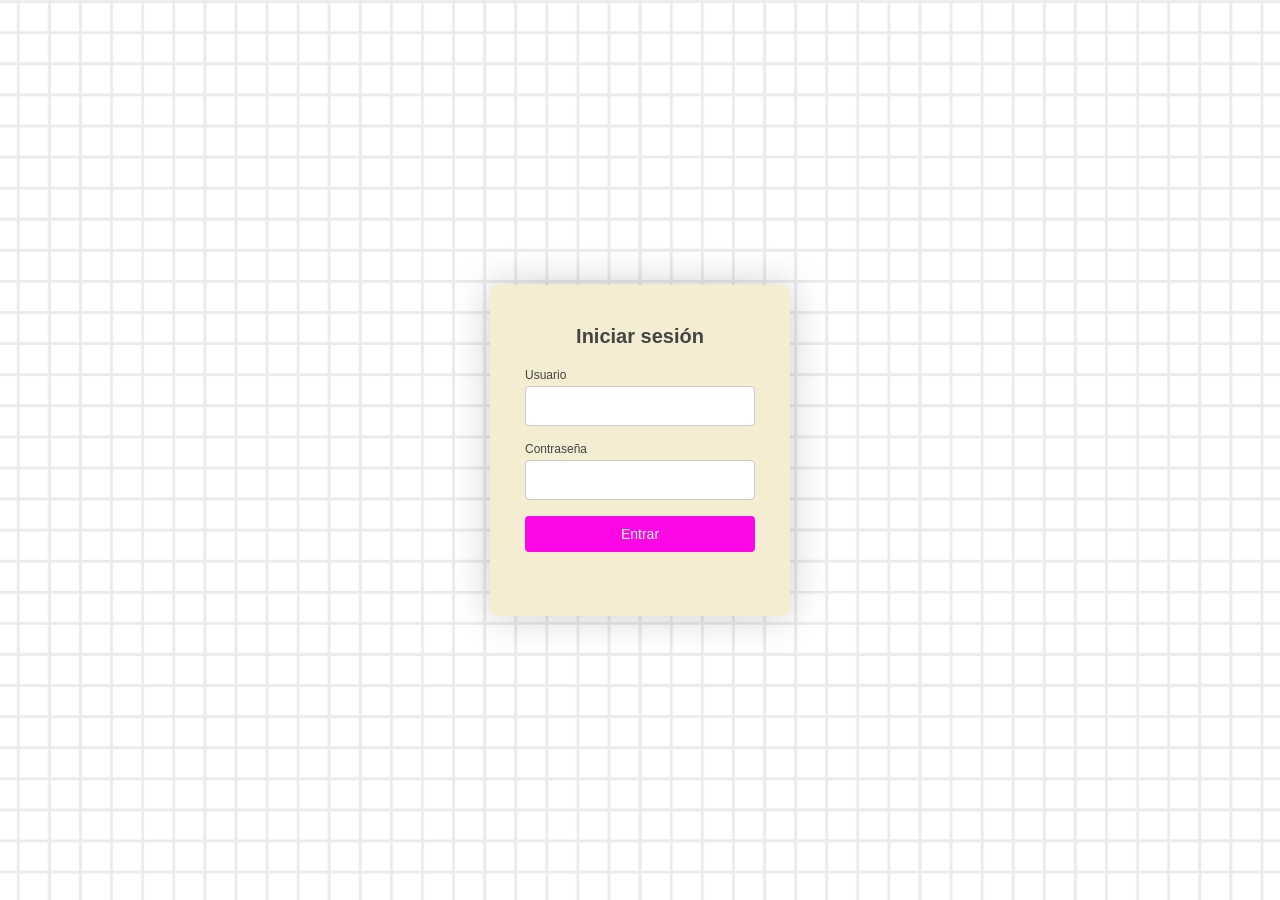
<file: index.html>
<!DOCTYPE html>
<html lang="es">
<head>
  <meta charset="UTF-8">
  <meta http-equiv="X-UA-Compatible" content="IE=edge">
  <meta name="viewport" content="width=device-width, initial-scale=1.0">
  <title>Iniciar sesión</title>
  <link rel="stylesheet" href="./login.css">
</head>
<body>
  <div class="login-container">
    <form class="login-box" id="loginForm">
      <h1>Iniciar sesión</h1>

      <label for="user">Usuario</label>
      <input type="text" id="user" autocomplete="off" required>

      <label for="pass">Contraseña</label>
      <input type="password" id="pass" required>

      <button type="submit">Entrar</button>

      <p class="error" id="error"></p>
    </form>
  </div>

  <div class="welcome-overlay" id="welcomeOverlay">
    <div class="welcome-heart"></div>
    <h2 class="welcome-text">Bienvenida, Juanita</h2>
    <p class="welcome-sub">Tienes algo esperándote...</p>
  </div>

  <script>
    const VALID_USER = "aa._.rei";
    const VALID_PASS = "26012005";

    const form = document.getElementById('loginForm');
    const errorMsg = document.getElementById('error');
    const overlay = document.getElementById('welcomeOverlay');

    form.addEventListener('submit', (e) => {
      e.preventDefault();
      const user = document.getElementById('user').value.trim();
      const pass = document.getElementById('pass').value.trim();

      if (user === VALID_USER && pass === VALID_PASS) {
        overlay.classList.add('show');
        setTimeout(() => {
          window.location.href = "carta.html";
        }, 2600);
      } else {
        errorMsg.textContent = "Usuario o contraseña incorrectos.";
        form.classList.add('shake');
        setTimeout(() => form.classList.remove('shake'), 400);
      }
    });

    // Efecto parallax: el fondo se mueve levemente según la posición del mouse
    window.addEventListener('mousemove', (e) => {
      const x = (e.clientX / window.innerWidth - 0.5) * 20;
      const y = (e.clientY / window.innerHeight - 0.5) * 20;
      document.body.style.backgroundPosition = `calc(50% + ${x}px) calc(50% + ${y}px)`;
    });
  </script>
</body>
</html>
</file>
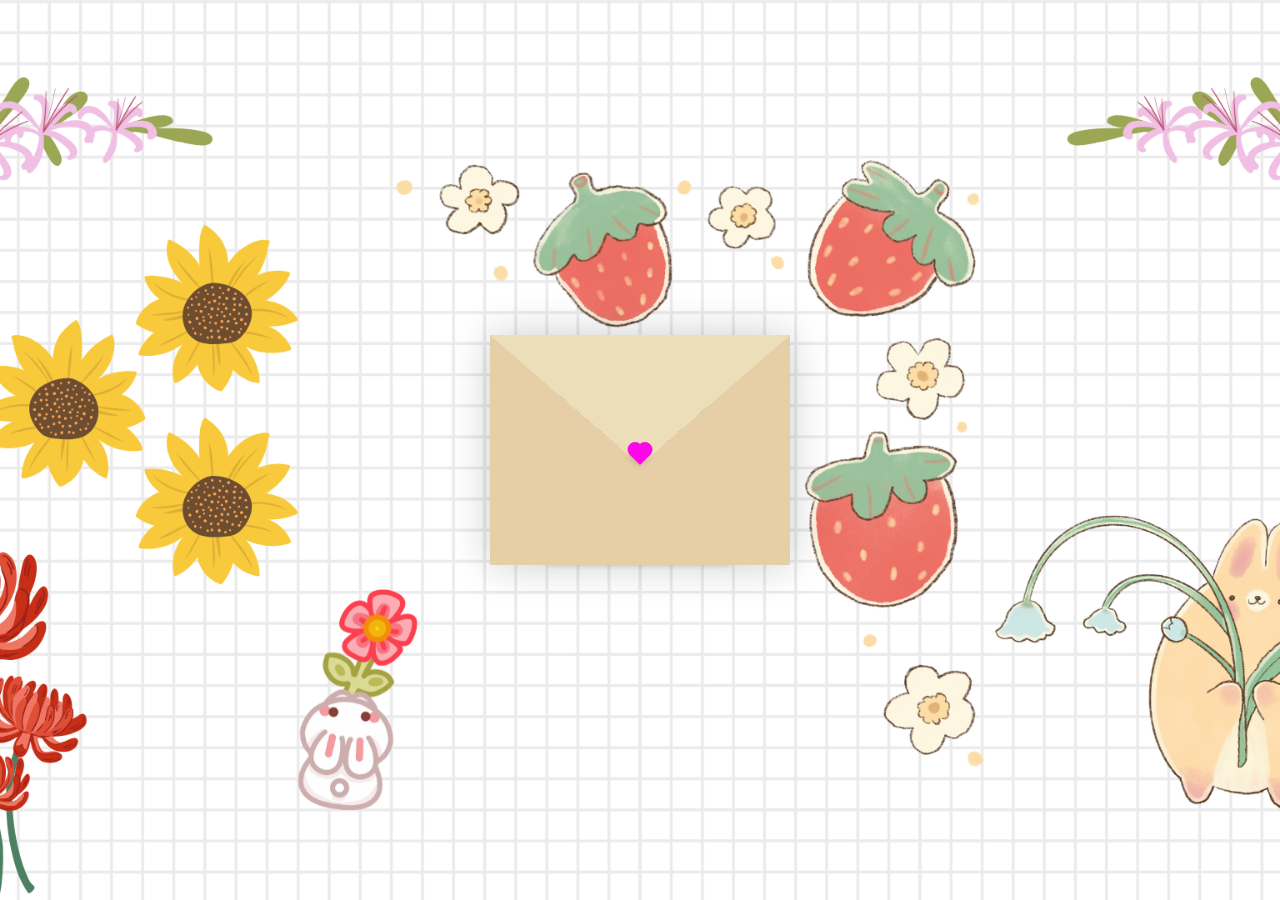
<file: carta.html>
<!DOCTYPE html>
<html lang="en">
<head>
  <meta charset="UTF-8">
  <meta http-equiv="X-UA-Compatible" content="IE=edge">
  <meta name="viewport" content="width=device-width, initial-scale=1.0">
  <title>CSS Envelope + Letter (Open/Close on Click)</title>
  <link rel="stylesheet" href="./style.css">
</head>
<body>
  <div class="floating-decor">
    <span class="petal">🌸</span>
    <span class="petal">💌</span>
    <span class="petal">🌼</span>
    <span class="petal">💗</span>
    <span class="petal">🌸</span>
    <span class="petal">🍓</span>
  </div>

  <div class="container">
    <div class="envelope-wrapper">
      <div class="envelope">
        <div class="letter">
          <div class="text">
            <strong>Para: Juanita</strong>
              <p>
                 Quiero expresarte lo mucho que te quiero y lo agradecido que estoy por tenerte en mi vida. Gracias por compartir conmigo, eres una persona maravillosa y espero que nuestra relación siga creciendo cada día más.
              </p>          
          </div>
        </div>
      </div>
      <div class="heart"></div>
    </div>
  </div>

  <audio id="bgMusic" src="./cancion.mp3" loop></audio></audio>

  <script>
    const envelope = document.querySelector('.envelope-wrapper');
    const music = document.getElementById('bgMusic');

    envelope.addEventListener('click', () => {
      envelope.classList.toggle('flap');
      if (envelope.classList.contains('flap')) {
        music.play().catch((err) => {
          console.error('No se pudo reproducir el audio:', err);
        });
      } else {
        music.pause();
      }
    });

    music.addEventListener('error', () => {
      console.error('Error cargando el archivo de audio. Revisa que "cancion.wav" esté en la misma carpeta que carta.html y se llame exactamente así.');
    });

    // Efecto parallax: el fondo se mueve levemente según la posición del mouse
    document.body.addEventListener('mousemove', (e) => {
      const x = (e.clientX / window.innerWidth - 0.5) * 20;
      const y = (e.clientY / window.innerHeight - 0.5) * 20;
      document.body.style.backgroundPosition = `calc(50% + ${x}px) calc(50% + ${y}px)`;
    });
  </script>
</body>
</html>
</file>
<file: login.css>
:root{
  --bg-color: rgb(5, 53, 61);
  --box-color: #f5edd1;
  --accent: rgb(252, 8, 231);
  --txt-color: #444;
  --shadow-color: rgba(0, 0, 0, 0.2);
}

* {
  box-sizing: border-box;
}

body {
  margin: 0;
  padding: 0;
  min-height: 100vh;
  width: 100%;
  background: var(--bg-color) url('./login.png') no-repeat center center;
  background-size: cover;
  transition: background-position 0.3s ease-out;
  display: flex;
  align-items: center;
  justify-content: center;
  overflow: hidden;
  position: relative;
  font-family: 'Gill Sans', 'Gill Sans MT', Calibri, 'Trebuchet MS', sans-serif;
}

.login-container {
  display: grid;
  place-items: center;
  width: 100%;
}

.login-box {
  background: var(--box-color);
  box-shadow: 0 0 40px var(--shadow-color);
  border-radius: 8px;
  padding: 40px 35px;
  width: 300px;
  max-width: 85vw;
  display: flex;
  flex-direction: column;
}

.login-box h1 {
  margin: 0 0 20px 0;
  font-size: 20px;
  text-align: center;
  color: var(--txt-color);
}

.login-box label {
  font-size: 12px;
  color: var(--txt-color);
  margin-bottom: 4px;
}

.login-box input {
  padding: 10px;
  margin-bottom: 16px;
  border: 1px solid #ccc;
  border-radius: 4px;
  font-size: 16px;
  background: #fff;
  color: var(--txt-color);
}

.login-box input:focus {
  outline: none;
  border-color: var(--accent);
}

.login-box button {
  padding: 10px;
  border: none;
  border-radius: 4px;
  background: var(--accent);
  color: #fff;
  font-size: 14px;
  cursor: pointer;
  transition: opacity 0.2s ease-in-out;
}

.login-box button:hover {
  opacity: 0.85;
}

@media (max-width: 380px) {
  .login-box {
    padding: 30px 24px;
  }
  .login-box h1 {
    font-size: 18px;
  }
  .welcome-text {
    font-size: 22px;
  }
}

.error {
  color: #c0392b;
  font-size: 12px;
  text-align: center;
  margin: 10px 0 0 0;
  min-height: 14px;
}

.shake {
  animation: shake 0.4s ease-in-out;
}

@keyframes shake {
  0%, 100% { transform: translateX(0); }
  25% { transform: translateX(-8px); }
  75% { transform: translateX(8px); }
}

.welcome-overlay {
  position: fixed;
  inset: 0;
  display: flex;
  flex-direction: column;
  align-items: center;
  justify-content: center;
  background: rgba(5, 53, 61, 0.92);
  opacity: 0;
  pointer-events: none;
  transition: opacity 0.6s ease-in-out;
  z-index: 10;
}

.welcome-overlay.show {
  opacity: 1;
  pointer-events: all;
}

.welcome-heart {
  width: 40px;
  height: 40px;
  background: var(--accent);
  transform: rotate(45deg);
  position: relative;
  margin-bottom: 30px;
  opacity: 0;
  animation: heartPop 0.6s ease-out 0.2s forwards, heartBeat 1s ease-in-out 0.9s infinite;
}

.welcome-heart:before,
.welcome-heart:after {
  content: "";
  position: absolute;
  width: 40px;
  height: 40px;
  background: var(--accent);
  border-radius: 50%;
}

.welcome-heart:before {
  top: -20px;
}

.welcome-heart:after {
  right: 20px;
}

.welcome-text {
  color: #fff;
  font-size: 26px;
  margin: 0;
  opacity: 0;
  transform: translateY(15px);
  animation: fadeUp 0.7s ease-out 0.5s forwards;
  text-align: center;
}

.welcome-sub {
  color: #f5edd1;
  font-size: 14px;
  margin-top: 10px;
  opacity: 0;
  transform: translateY(15px);
  animation: fadeUp 0.7s ease-out 0.8s forwards;
  text-align: center;
}

@keyframes heartPop {
  0% { opacity: 0; transform: rotate(45deg) scale(0); }
  70% { opacity: 1; transform: rotate(45deg) scale(1.2); }
  100% { opacity: 1; transform: rotate(45deg) scale(1); }
}

@keyframes heartBeat {
  0%, 100% { transform: rotate(45deg) scale(1); }
  50% { transform: rotate(45deg) scale(1.15); }
}

@keyframes fadeUp {
  to {
    opacity: 1;
    transform: translateY(0);
  }
}
</file>
<file: style.css>
:root{
  --primary: #fff;
  --bg-color: rgb(5, 53, 61);
  --bg-envelope-color: #f5edd1;
  --envelope-tab: #ecdeb8;
  --envelope-cover: #e6cfa7;
  --shadow-color: rgba(0, 0, 0, 0.2);
  --txt-color: #444;
  --heart-color: rgb(252, 8, 231);
}
body{
  margin: 0;
  padding: 0;
  box-sizing: border-box;
  background: var(--bg-color) url('./fondo.png') no-repeat center center;
  background-size: cover;
  transition: background-position 0.3s ease-out;
  min-height: 100vh;
  display: flex;
  align-items: center;
  justify-content: center;
  overflow: hidden;
  position: relative;
}
.floating-decor {
  position: fixed;
  inset: 0;
  pointer-events: none;
  z-index: 1;
}
.floating-decor .petal {
  position: absolute;
  top: -40px;
  font-size: 20px;
  opacity: 0.85;
  animation: fall linear infinite;
  filter: drop-shadow(0 2px 3px rgba(0,0,0,0.15));
}
.floating-decor .petal:nth-child(1) { left: 8%;  animation-duration: 14s; animation-delay: 0s; }
.floating-decor .petal:nth-child(2) { left: 22%; animation-duration: 18s; animation-delay: 2s; font-size: 16px; }
.floating-decor .petal:nth-child(3) { left: 45%; animation-duration: 12s; animation-delay: 4s; }
.floating-decor .petal:nth-child(4) { left: 65%; animation-duration: 16s; animation-delay: 1s; font-size: 16px; }
.floating-decor .petal:nth-child(5) { left: 80%; animation-duration: 20s; animation-delay: 3s; }
.floating-decor .petal:nth-child(6) { left: 92%; animation-duration: 15s; animation-delay: 5s; font-size: 18px; }

@keyframes fall {
  0% {
    transform: translateY(0) rotate(0deg);
    opacity: 0;
  }
  10% { opacity: 0.85; }
  90% { opacity: 0.85; }
  100% {
    transform: translateY(110vh) rotate(360deg);
    opacity: 0;
  }
}
.container {
  height: 100vh;
  display: grid;
  place-items: center;
  position: relative;
  z-index: 2;
}
.container > .envelope-wrapper {
  background: var(--bg-envelope-color);
  box-shadow: 0 0 40px var(--shadow-color);
}
.envelope-wrapper > .envelope {
  position: relative;
  width: 300px;
  height: 230px;
}
.envelope-wrapper > .envelope::before {
  content: "";
  position: absolute;
  top: 0;
  z-index: 2;
  border-top: 130px solid var(--envelope-tab);
  border-right: 150px solid transparent;
  border-left: 150px solid transparent;
  transform-origin: top;
  transition: all 0.5s ease-in-out 0.7s;
}
.envelope-wrapper > .envelope::after {
  content: "";
  position: absolute;
  z-index: 2;
  width: 0px;
  height: 0px;
  border-top: 130px solid transparent;
  border-right: 150px solid var(--envelope-cover);
  border-bottom: 100px solid var(--envelope-cover);
  border-left: 150px solid var(--envelope-cover);
}
.envelope > .letter {
  position: absolute;
  right: 20%;
  bottom: 0;
  width: 54%;
  height: 80%;
  background: var(--primary);
  text-align: center;
  transition: all 1s ease-in-out;
  box-shadow: 0 0 5px var(--shadow-color);
  padding: 20px 10px;
  overflow: hidden;
}
.envelope > .letter > .text {
  font-family: 'Gill Sans', 'Gill Sans MT', Calibri, 'Trebuchet MS', sans-serif;
  color: var(--txt-color);
  text-align: left;
  font-size: 10px;
  height: 100%;
  overflow-y: auto;
  padding-right: 5px;
  padding-bottom: 12px;
  scrollbar-width: none; /* Firefox */
  -ms-overflow-style: none; /* IE/Edge */
}
.envelope > .letter > .text::-webkit-scrollbar {
  display: none; /* Chrome, Safari */
}
.envelope > .letter > .text img {
  display: block;
  width: 70px;
  max-width: 90%;
  margin: 15px auto 0 auto;
  border-radius: 4px;
  image-rendering: pixelated;
}
.heart {
  position: absolute;
  top: 50%;
  left: 50%;
  width: 15px;
  height: 15px;
  background: var(--heart-color);
  z-index: 4;
  transform: translate(-50%, -20%) rotate(45deg);
  transition: transform 0.5s ease-in-out 1s;
  box-shadow: 0 1px 6px var(--shadow-color);
  cursor: pointer;
}
.heart:before, 
.heart:after {
  content: "";
  position: absolute;
  width: 15px;
  height: 15px;
  background-color: var(--heart-color);
  border-radius: 50%;
}
.heart:before {
  top: -7.5px;
}
.heart:after {
  right: 7.5px;
}
.flap > .envelope:before {
  transform: rotateX(180deg);
  z-index: 0;
}
.flap > .envelope > .letter {
  bottom: 100px;
  transform: scale(1.5);
  transition-delay: 1s;
}
.flap > .heart {
  transform: translate(-50%, -20%) rotate(45deg) scale(1.6);
  transition-delay: 0.4s;
}

@media (max-width: 480px) {
  .container > .envelope-wrapper {
    transform: scale(0.8);
    transform-origin: center;
  }
}

@media (max-width: 360px) {
  .container > .envelope-wrapper {
    transform: scale(0.62);
  }
}

@media (max-height: 600px) {
  .container > .envelope-wrapper {
    transform: scale(0.65);
  }
}
</file>
